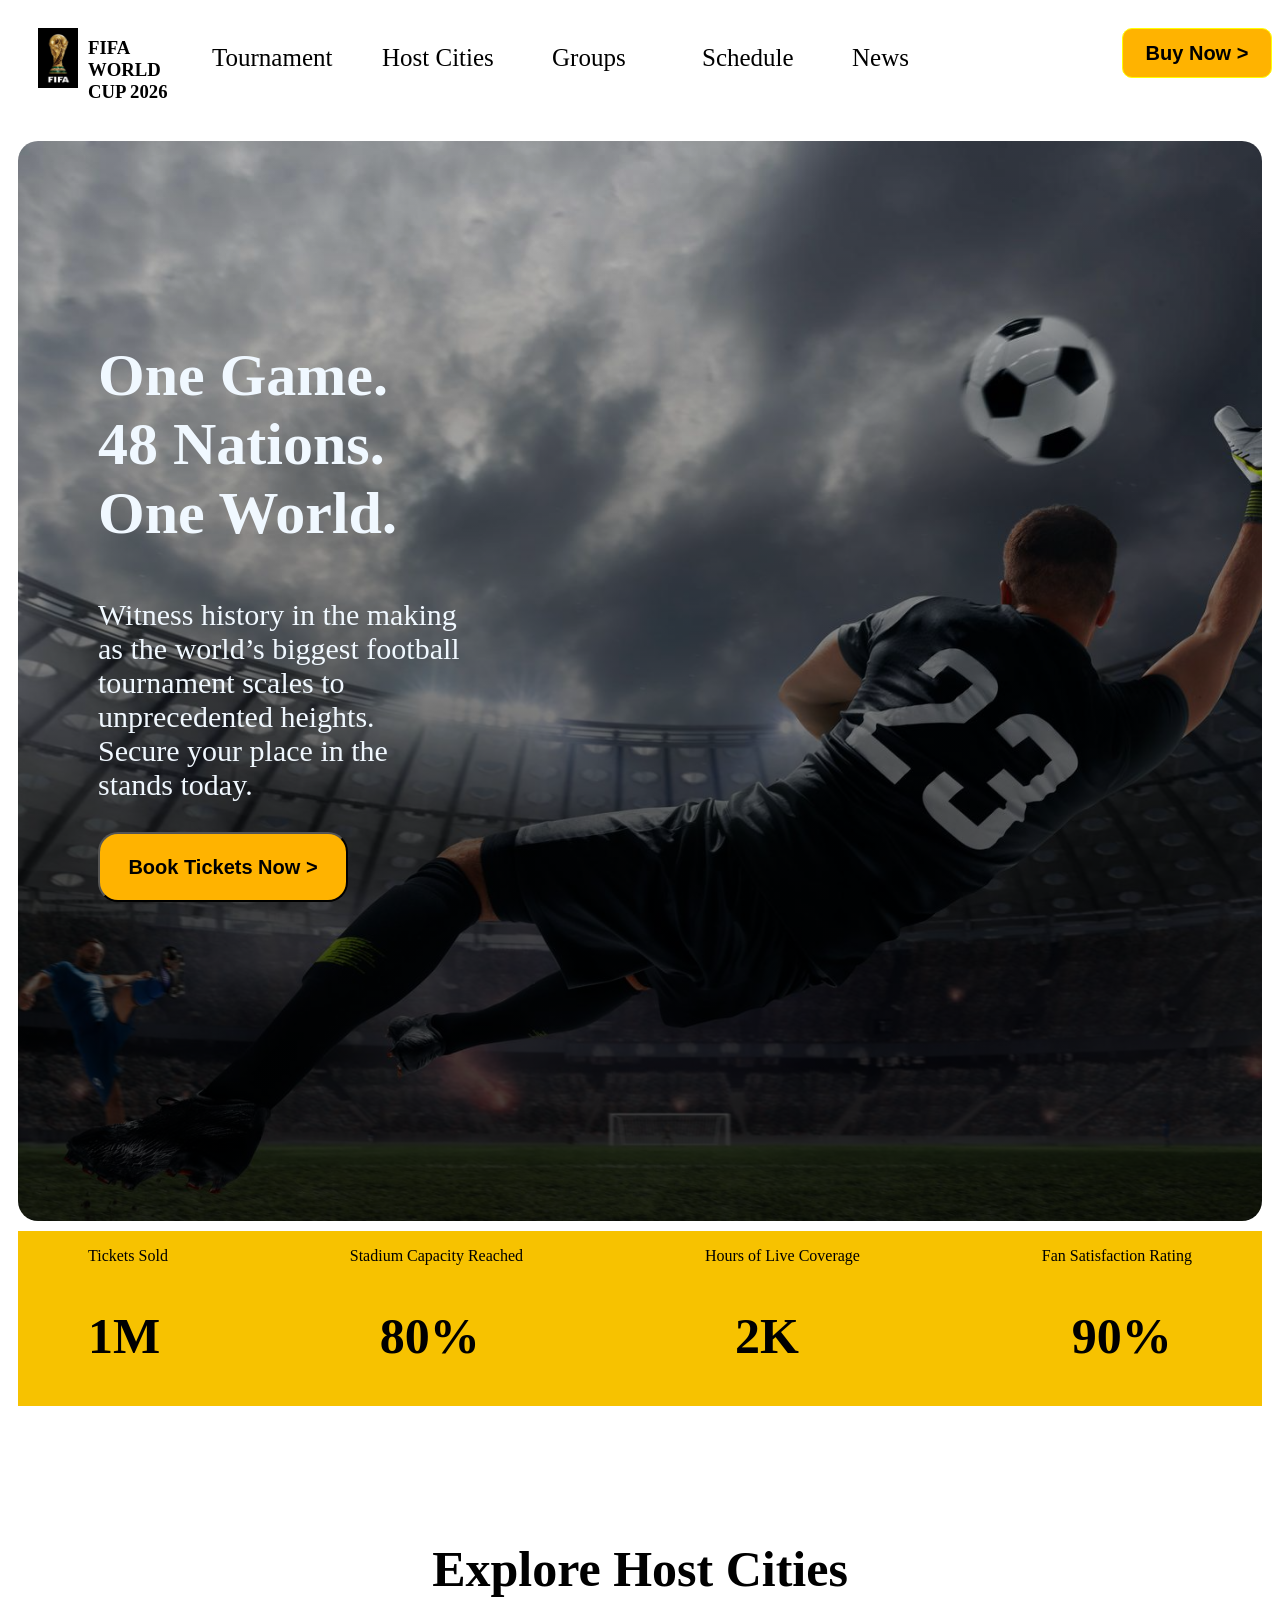
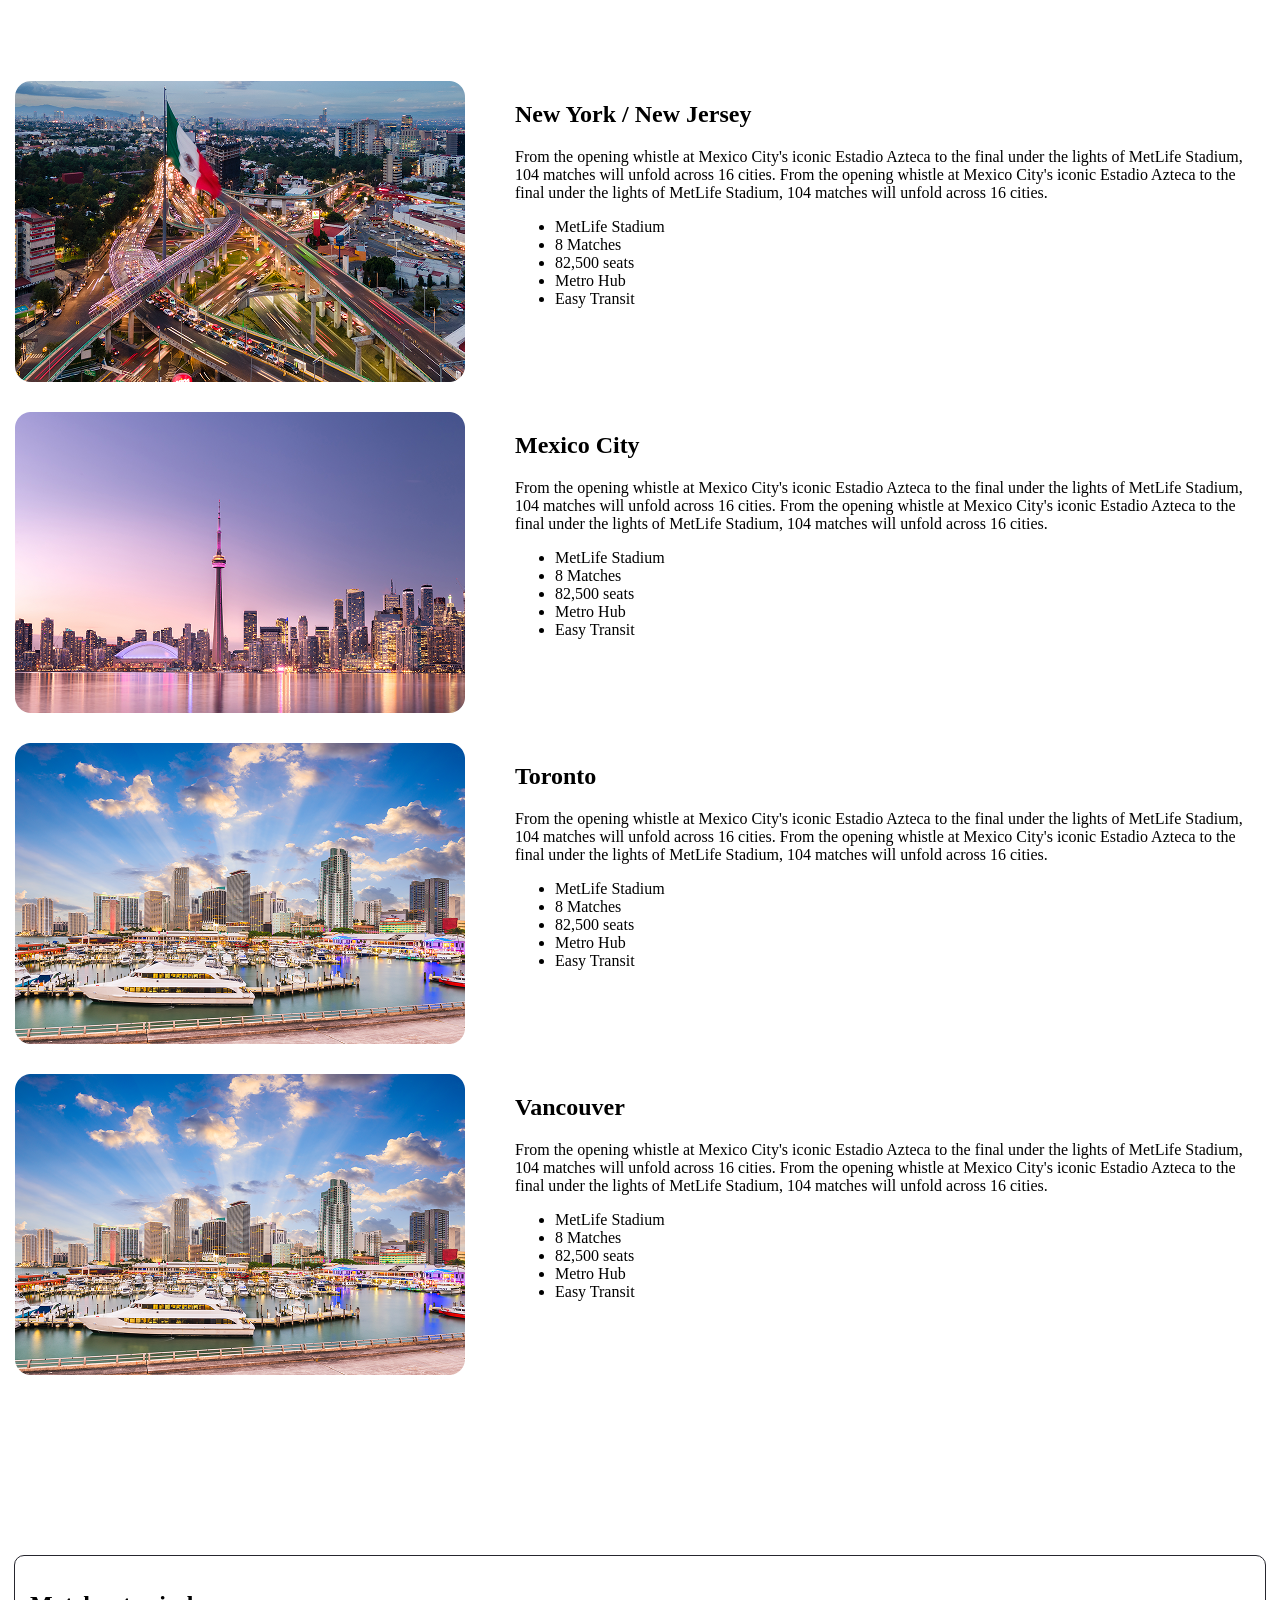
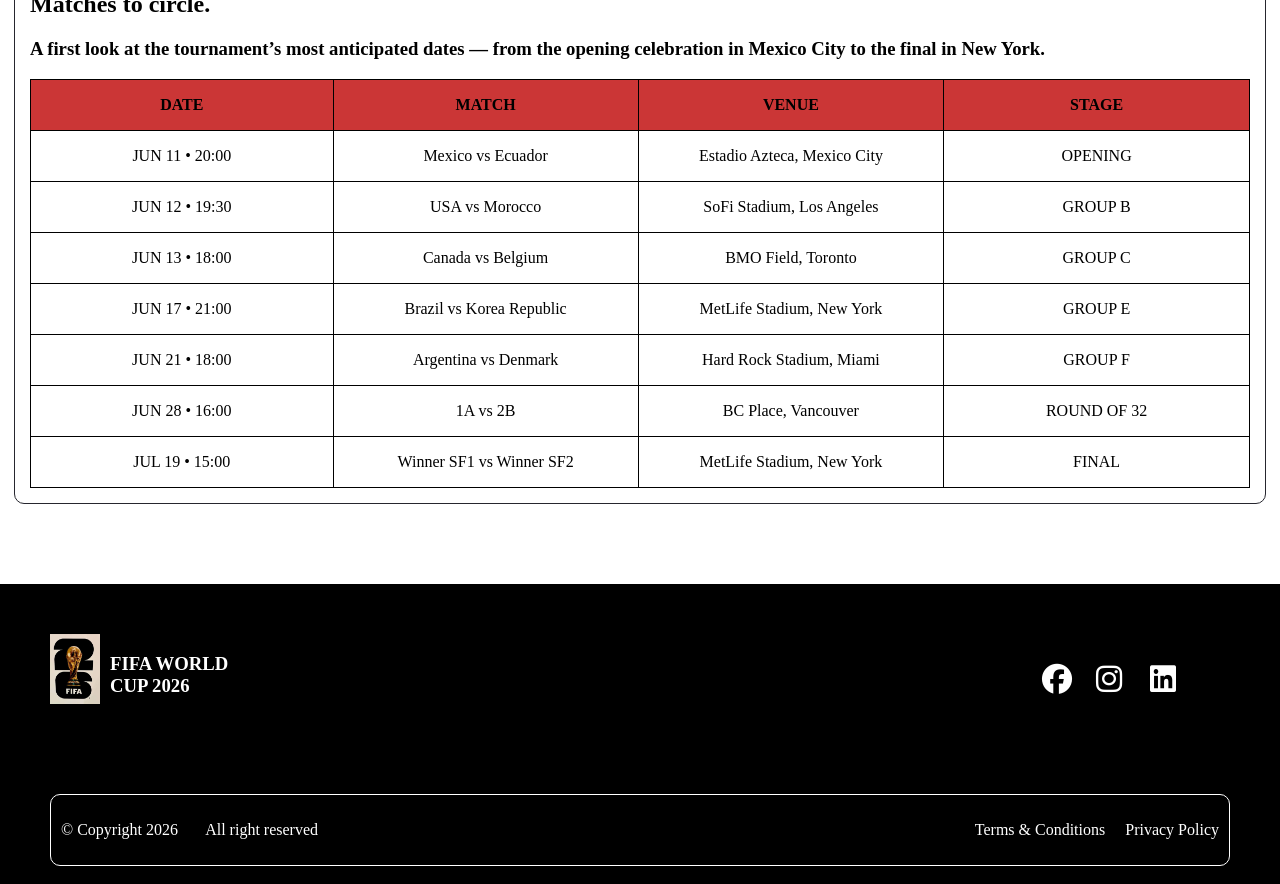
<file: index.html>
<!DOCTYPE html>
<html lang="en">

<head>
    <meta charset="UTF-8">
    <meta name="viewport" content="width=device-width, initial-scale=1.0">
    <title>Home</title>
    <link rel="stylesheet" href="style.css">
    <link rel="stylesheet" href="https://cdnjs.cloudflare.com/ajax/libs/font-awesome/6.7.2/css/all.min.css">
</head>

<body>
    <nav>
        <div class="logo-container">
            <div class="logo">
                <img src="./image/images (1).jpg" alt="">
            </div>
            <div class="logo_text">
                <h3>FIFA WORLD <br>CUP 2026</h3>
                <!-- <h3>CUP 2026</h3> -->
            </div>
        </div>
        <div class="item">
            <ul>
                <li>Tournament</li>
                <li class="sp1">Host Cities</li>
                <li>Groups</li>
                <li>Schedule</li>
                <li>News</li>
            </ul>
        </div>
        <div class="button">
            <button>Buy Now ></button>
        </div>
    </nav>

    <section class="hero">
        <div class="hero-content">
            <div class="big-text">
                <h1>One Game.<br>48 Nations.<br>One World.</h1>
            </div>
            <div>
                <p>Witness history in the making as the world’s biggest football tournament scales to unprecedented
                    heights.
                    Secure your place in the stands today.</p>
            </div>
            <div class="hero-button">
                <button>Book Tickets Now <span> ></span></button>
            </div>
        </div>
    </section>
    <section class="after-hero">
        <div class="content">
            <div>
                <p class="ahf">Tickets Sold</p>
                <h1 class="ahf"> 1M</h1>
            </div>
            <div>
                <p>Stadium Capacity Reached</p>
                <h1 class="ahs">80%</h1>
            </div>
            <div>
                <p>Hours of Live Coverage</p>
                <h1 class="aht">2K</h1>
            </div>
            <div>
                <p>Fan Satisfaction Rating</p>
                <h1 class="ahfo">90%</h1>
            </div>
        </div>
    </section>
    <h1 class="explore" style="text-align: center; padding-top: 100px; font-size: 50px;">Explore Host Cities</h1>
    <section class="host-cites-all">
        <div class="main-section-of-host-cites">
            <img src="./image/image (1).png" alt="">
            <div class="text">
                <h1>New York / New Jersey</h1>
                <p>From the opening whistle at Mexico City's iconic Estadio Azteca to the final under the lights of
                    MetLife Stadium, 104 matches will unfold across 16 cities. From the opening whistle at Mexico City's
                    iconic Estadio Azteca to the final under the lights of MetLife Stadium, 104 matches will unfold
                    across 16 cities. </p>
                <ul>
                    <li>MetLife Stadium</li>
                    <li>8 Matches</li>
                    <li>82,500 seats</li>
                    <li>Metro Hub</li>
                    <li>Easy Transit</li>
                </ul>
            </div>
        </div>
        <div class="main-section-of-host-cites">
            <img src="./image/image (2).png" alt="">
            <div class="text">
                <h1>Mexico City</h1>
                <p>From the opening whistle at Mexico City's iconic Estadio Azteca to the final under the lights of
                    MetLife Stadium, 104 matches will unfold across 16 cities. From the opening whistle at Mexico City's
                    iconic Estadio Azteca to the final under the lights of MetLife Stadium, 104 matches will unfold
                    across 16 cities. </p>
                <ul>
                    <li>MetLife Stadium</li>
                    <li>8 Matches</li>
                    <li>82,500 seats</li>
                    <li>Metro Hub</li>
                    <li>Easy Transit</li>
                </ul>
            </div>
        </div>
        <div class="main-section-of-host-cites">
            <img src="./image/image (3).png" alt="">
            <div class="text">
                <h1>Toronto</h1>
                <p>From the opening whistle at Mexico City's iconic Estadio Azteca to the final under the lights of
                    MetLife Stadium, 104 matches will unfold across 16 cities. From the opening whistle at Mexico City's
                    iconic Estadio Azteca to the final under the lights of MetLife Stadium, 104 matches will unfold
                    across 16 cities. </p>
                <ul>
                    <li>MetLife Stadium</li>
                    <li>8 Matches</li>
                    <li>82,500 seats</li>
                    <li>Metro Hub</li>
                    <li>Easy Transit</li>
                </ul>
            </div>
        </div>
        <div class="main-section-of-host-cites">
            <img src="./image/image.png" alt="">
            <div class="text">
                <h1>Vancouver</h1>
                <p>From the opening whistle at Mexico City's iconic Estadio Azteca to the final under the lights of
                    MetLife Stadium, 104 matches will unfold across 16 cities. From the opening whistle at Mexico City's
                    iconic Estadio Azteca to the final under the lights of MetLife Stadium, 104 matches will unfold
                    across 16 cities. </p>
                <ul>
                    <li>MetLife Stadium</li>
                    <li>8 Matches</li>
                    <li>82,500 seats</li>
                    <li>Metro Hub</li>
                    <li>Easy Transit</li>
                </ul>
            </div>
        </div>
    </section>

    <section class="table-seciton">
        <div class="table-top-text">
            <h2>Matches to circle.</h2>
            <h3>A first look at the tournament’s most anticipated dates — from the opening celebration in Mexico City to
                the final in New York.</h3>

        </div>
        <div class="main-table-section">
            <table>
                <thead>
                    <tr>
                        <th>DATE</th>
                        <th>MATCH</th>
                        <th>VENUE</th>
                        <th>STAGE</th>
                    </tr>
                </thead>
                <tbody>
                    <tr>
                        <td>JUN 11 • 20:00</td>
                        <td>Mexico vs Ecuador</td>
                        <td>Estadio Azteca, Mexico City</td>
                        <td>OPENING</td>
                    </tr>
                    <tr>
                        <td>JUN 12 • 19:30</td>
                        <td>USA vs Morocco</td>
                        <td>SoFi Stadium, Los Angeles</td>
                        <td>GROUP B</td>
                    </tr>
                    <tr>
                        <td>JUN 13 • 18:00</td>
                        <td>Canada vs Belgium</td>
                        <td>BMO Field, Toronto</td>
                        <td>GROUP C</td>
                    </tr>
                    <tr>
                        <td>JUN 17 • 21:00</td>
                        <td>Brazil vs Korea Republic</td>
                        <td>MetLife Stadium, New York</td>
                        <td>GROUP E</td>
                    </tr>
                    <tr>
                        <td>JUN 21 • 18:00</td>
                        <td>Argentina vs Denmark</td>
                        <td>Hard Rock Stadium, Miami</td>
                        <td>GROUP F</td>
                    </tr>
                    <tr>
                        <td>JUN 28 • 16:00</td>
                        <td>1A vs 2B</td>
                        <td>BC Place, Vancouver</td>
                        <td>ROUND OF 32</td>
                    </tr>
                    <tr>
                        <td>JUL 19 • 15:00</td>
                        <td>Winner SF1 vs Winner SF2</td>
                        <td>MetLife Stadium, New York</td>
                        <td>FINAL</td>
                    </tr>
                </tbody>

            </table>
        </div>
    </section>
    <section class="main-footer">
        <section class="footer">
            <div class="first-footer-section">

                <div class="footer-logo"> <img src="image/images.jpg" alt=""></div>
                <div class="footer-logo-text">
                    <h3>FIFA WORLD <br> CUP 2026</h3>
                </div>


            </div>
            <div class="footer-logo-section">
                <i class="fa-brands fa-facebook"></i>
                <i class="fa-brands fa-instagram"></i>
                <i class="fa-brands fa-linkedin"></i>
            </div>

        </section>
        <section class="footer-bottom">
            <div>
                <p>© Copyright 2026 &nbsp;&nbsp;&nbsp;&nbsp;&nbsp;&nbsp;All right reserved</p>
            </div>
            <div>
                <p>Terms & Conditions &nbsp;&nbsp;&nbsp; Privacy Policy</p>
            </div>
        </section>
    </section>

</body>
</html>
</file>
<file: style.css>
nav .logo-container .logo img{
    height: 60px;
    width: 40px;
}
nav .logo-container
{
    display: flex;
    gap: 10px;
    padding-left: 30px;
    padding-top: 10px;
}
nav .logo-container .logo_text
{
    margin-top: 0px;
}
nav .logo-container .logo {
    padding-top: 10px;
}
nav{
    display: grid;
    grid-template-columns: repeat(3,2fr);
   
}
nav .item ul{
    display: flex;
    list-style: none;
    /* gap: 20px; */
}
nav .item ul li{
    padding-right: 50px;
    width: 100px;
    /* background-color: rebeccapurple; */
}
nav .item ul .sp1{
    width: 150px;
    padding-right: 20px;
    padding-left: 20px;
}
nav .item ul li{
    font-size: 25px;
}
nav .item 
{
    padding-top: 20px;
}
nav .button{
    padding-left: 120px;
    padding-top: 20px;
    
}
nav .button button
{
    width: 150px;
    height: 50px;
    font-size: 20px;
    font-weight: 700;
    background-color: rgb(255, 179, 0);
    border-radius: 10px;
    border: 1px solid yellow;
}
nav .button button:hover{
    cursor: pointer;
    background-color: rgb(120, 122, 123);
}

.hero
{
    background-image: 
    linear-gradient(rgba(0,0,0,0.2),rgba(0,0,0,0.8)),
    url('./image/hero-image.png');
    background-position: center;
    background-size: cover;
    background-repeat: no-repeat;
    height: 120vh;
    margin-top: 20px !important;
    margin-left: 10px !important;
    margin-right: 10px !important;
    border-radius: 20px !important;
}

.hero .big-text{
    font: 900;
    font-size: 40px;
     color: aliceblue;
    
}
.hero p
{
    font-size: 30px;
    padding-right: 800px;
    color: aliceblue;
}
.hero .hero-content
{
    padding-top: 150px;
    padding-left: 80px;
}

.hero .hero-content .hero-button button{
     background-color:  rgb(255, 179, 0);
    font-size: 20px;
    height: 70px;
    width: 250px;
    border-radius: 20px;
    font: 900;
    font-weight: 700;
}
.hero .hero-content .hero-button
{
    height: 50px;
}

.after-hero
{
    background-color: rgb(247, 194, 0);
    margin: 10px !important;
}
.after-hero .content
{
    display: flex;
    justify-content: space-between;
}
.after-hero .content h1
{
    font-size: 50px;
}
.after-hero .content
{
    padding-left: 70px;
    padding-right: 70px;
}
.after-hero .content .ahs
{
    padding-left: 30px;
}
.after-hero .content .aht
{
    padding-left: 30px;
}
.after-hero .content .ahfo
{
    padding-left: 30px;
}
/* .after-hero .content .ahf
{
    padding-left: 30px;
} */

.host-cites-all .main-section-of-host-cites{
    display: flex;
}
.host-cites-all
{
    max-width: 1250px;
    margin: auto;
    padding-top: 50px;
    
}
.main-section-of-host-cites
{
    padding-bottom: 30px;
    padding-right: 20px;
}
.host-cites-all .main-section-of-host-cites .text{
    padding-left: 50px;
}


.main-table-section table th ,.main-table-section table td
{
    border: 1px solid;
    width: 300px;
    text-align: center;
    padding: 16px;
}
.main-table-section table{
    border-collapse: collapse;
}
.table-seciton
{
    max-width: 1220px;
    background-color: rgb(255, 255, 255);
    border: 1px solid rgb(38, 38, 46);
    margin: auto ;
    padding: 15px;
    border-radius: 10px;
    /* padding-top: 50px; */
    margin-top: 150px !important;
}
.main-table-section table thead{
    background-color: rgb(203, 54, 54);
}


.footer .first-footer-section .footer-logo img
{
    height: 70px;
    width: 50px;
}
.footer .first-footer-section 
{
    display: flex;
    gap: 10px;
    padding: 50px;
}
/* *{
    margin: 0px;
} */
.main-footer
{
    background-color: rgb(0, 0, 0);
    height: 300px;
   
    margin: -8px;
     margin-top: 80px;
}
.main-footer .footer .first-footer-section .footer-logo-text
{
    color: white;
}
.main-footer .footer  .footer-logo-section i
{
    color: white;
    height: 50px;
    width: 50px;
    font-size: 30px;
}
.main-footer .footer .footer-logo-section h1{
    color: white;
}
.main-footer .footer
{
    display: flex;
    justify-content: space-between;
}
.main-footer .footer .footer-logo-section
{
    padding: 80px;
}
.main-footer .footer  .footer-logo-section i:hover
{
    cursor: pointer;
}

.main-footer .footer-bottom div p
{
    color: white;        
}

.main-footer .footer-bottom
{
    display: flex;
    justify-content: space-between;
    margin-left: 50px;
    margin-right: 50px;
    padding: 10px;
}

.footer-bottom
{
    border: 1px solid white;
    border-radius: 10px;
}
</file>
